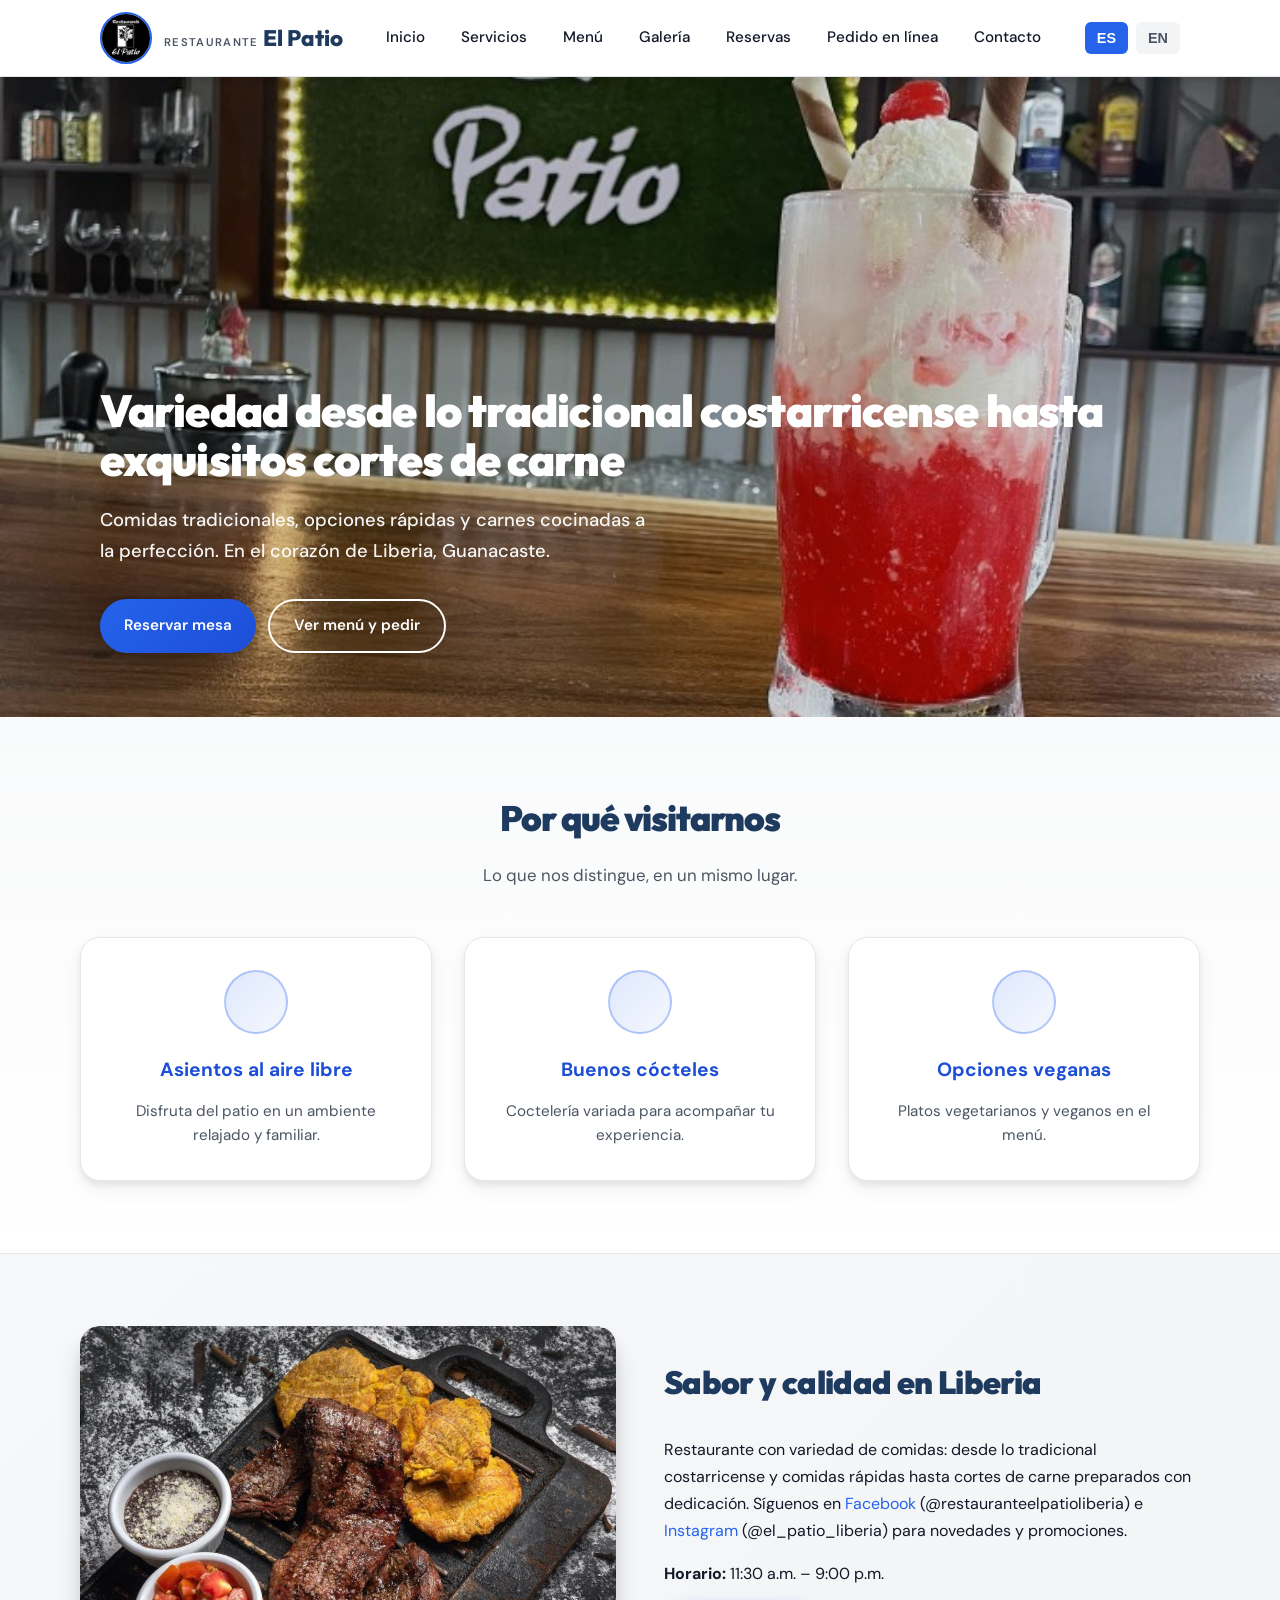
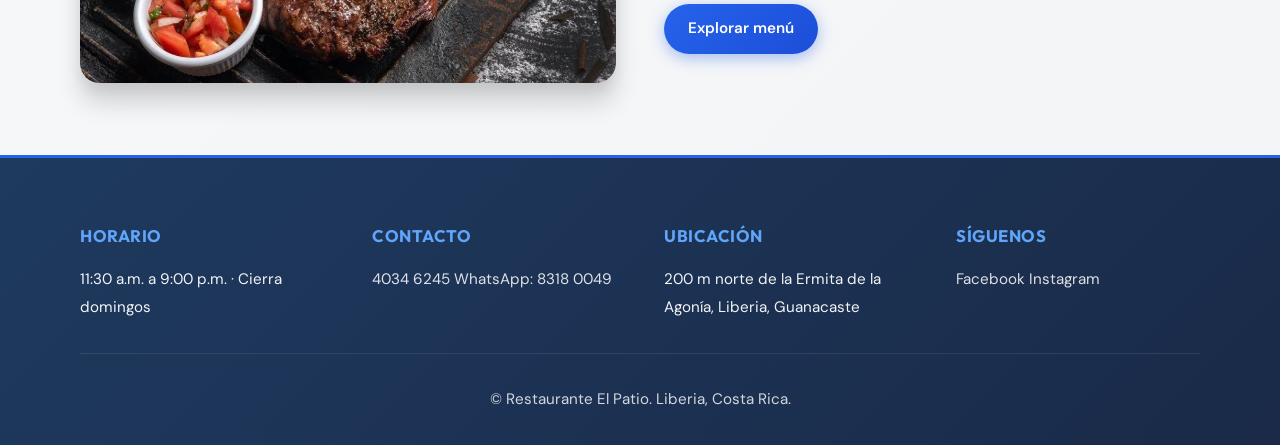
<file: index.html>
<!DOCTYPE html>
<html lang="es">
  <head>
    <meta charset="utf-8" />
    <meta name="viewport" content="width=device-width, initial-scale=1" />
    <meta name="description" content="Restaurante El Patio — Liberia, Guanacaste. Comida tradicional costarricense, comidas rápidas y cortes de carne. Reservas y pedidos en línea." />
    <meta name="keywords" content="restaurante, Liberia, Guanacaste, comida costarricense, cortes de carne, reservas, pedidos en línea, patio al aire libre" />
    <meta name="author" content="Restaurante El Patio" />
    <meta name="robots" content="index, follow" />
    <meta property="og:title" content="Restaurante El Patio | Liberia, Guanacaste" />
    <meta property="og:description" content="Comida tradicional costarricense, opciones rápidas y carnes cocinadas a la perfección. En el corazón de Liberia, Guanacaste." />
    <meta property="og:image" content="images/patio/logo1.png" />
    <meta property="og:url" content="https://www.restauranteelpatioliberia.com" />
    <meta property="og:type" content="website" />
    <meta name="twitter:card" content="summary_large_image" />
    <meta name="twitter:title" content="Restaurante El Patio | Liberia, Guanacaste" />
    <meta name="twitter:description" content="Comida tradicional costarricense, opciones rápidas y carnes cocinadas a la perfección." />
    <meta name="twitter:image" content="images/patio/logo1.png" />
    <title>Restaurante El Patio | Liberia, Guanacaste</title>
    <link rel="preconnect" href="https://fonts.googleapis.com" />
    <link rel="preconnect" href="https://fonts.gstatic.com" crossorigin />
    <link
      href="https://fonts.googleapis.com/css2?family=DM+Sans:ital,opsz,wght@0,9..40,400;0,9..40,600;0,9..40,700;1,9..40,400&family=Outfit:wght@600;700;800&display=swap"
      rel="stylesheet"
    />
    <link rel="stylesheet" href="css/styles.css" />
    <script type="application/ld+json">
    {
      "@context": "https://schema.org",
      "@type": "Restaurant",
      "name": "Restaurante El Patio",
      "description": "Comida tradicional costarricense, opciones rápidas y cortes de carne preparados con dedicación.",
      "address": {
        "@type": "PostalAddress",
        "streetAddress": "200 m norte de la Ermita de la Agonía",
        "addressLocality": "Liberia",
        "addressRegion": "Guanacaste",
        "addressCountry": "CR"
      },
      "telephone": "+50640346245",
      "url": "https://www.restauranteelpatioliberia.com",
      "servesCuisine": ["Costarricense", "Carnes", "Comida Rápida"],
      "priceRange": "$$",
      "openingHours": "Mo-Sa 11:30-21:00",
      "image": "images/patio/logo1.png"
    }
    </script>
  </head>
  <body>
    <a class="skip-link" href="#contenido-principal">Ir al contenido</a>

    <header class="site-header">
      <div class="header-inner">
        <a class="brand" href="index.html">
          <img src="images/patio/logo1.png" alt="Logotipo Restaurante El Patio" width="59" height="59" />
          <span class="brand-text">
            <small>Restaurante</small>
            <strong>El Patio</strong>
          </span>
        </a>
        <button
          class="nav-toggle"
          type="button"
          id="nav-toggle"
          aria-expanded="false"
          aria-controls="main-nav"
          aria-label="Abrir menú"
        >
          <span class="nav-toggle-bars" aria-hidden="true"><span></span><span></span><span></span></span>
        </button>
        <nav class="nav" id="main-nav" aria-label="Principal">
          <ul class="nav-list">
            <li class="nav-item-desktop"><a href="index.html" id="nav-inicio">Inicio</a></li>
            <li class="nav-item-desktop"><a href="index.html#servicios" id="nav-servicios">Servicios</a></li>
            <li><a href="menu.html" id="nav-menu">Menú</a></li>
            <li class="nav-item-desktop"><a href="galeria.html" id="nav-galeria">Galería</a></li>
            <li><a href="reservas.html" id="nav-reservas">Reservas</a></li>
            <li class="nav-item-desktop"><a href="menu.html#pedido" id="nav-pedido">Pedido en línea</a></li>
            <li><a href="contacto.html" id="nav-contacto">Contacto</a></li>
          </ul>
          <div class="lang-selector-mobile">
            <button id="lang-es-mobile" class="lang-btn active" data-lang="es">ES</button>
            <button id="lang-en-mobile" class="lang-btn" data-lang="en">EN</button>
          </div>
        </nav>
        <div class="lang-selector">
          <button id="lang-es" class="lang-btn active" data-lang="es">ES</button>
          <button id="lang-en" class="lang-btn" data-lang="en">EN</button>
        </div>
      </div>
    </header>

    <div class="quick-action-bar" aria-label="Botones rápidos para móvil">
      <a class="btn btn-primary quick-action" href="menu.html">Menú</a>
      <a class="btn btn-primary quick-action" href="reservas.html">Reservar</a>
      <a class="btn btn-primary quick-action" href="contacto.html">Contacto</a>
    </div>

    <main id="contenido-principal">
      <section class="hero" id="inicio" aria-labelledby="hero-title">
        <div class="hero-bg" role="img" aria-label="Ambiente del restaurante al aire libre"></div>
        <div class="hero-content">
          <h1 id="hero-title">Variedad desde lo tradicional costarricense hasta exquisitos cortes de carne</h1>
          <p class="lead" id="hero-lead">
            Comidas tradicionales, opciones rápidas y carnes cocinadas a la perfección. En el corazón de Liberia,
            Guanacaste.
          </p>
          <div class="hero-actions">
            <a class="btn btn-primary" href="reservas.html" id="hero-btn-reservar">Reservar mesa</a>
            <a class="btn btn-outline" href="menu.html" style="border-color: #fff; color: #fff; background: transparent" id="hero-btn-menu">
              Ver menú y pedir</a
            >
          </div>
        </div>
      </section>

      <section class="section section-alt" id="servicios" aria-labelledby="servicios-title">
        <div class="container">
          <div class="section-head">
            <h2 id="servicios-title">Por qué visitarnos</h2>
            <p id="servicios-subtitle">Lo que nos distingue, en un mismo lugar.</p>
          </div>
          <div class="features">
            <div class="feature-card">
              <div class="icon" aria-hidden="true"></div>
              <h3 id="servicios-feature1">Asientos al aire libre</h3>
              <p id="servicios-desc1">Disfruta del patio en un ambiente relajado y familiar.</p>
            </div>
            <div class="feature-card">
              <div class="icon" aria-hidden="true"></div>
              <h3 id="servicios-feature2">Buenos cócteles</h3>
              <p id="servicios-desc2">Coctelería variada para acompañar tu experiencia.</p>
            </div>
            <div class="feature-card">
              <div class="icon" aria-hidden="true"></div>
              <h3 id="servicios-feature3">Opciones veganas</h3>
              <p id="servicios-desc3">Platos vegetarianos y veganos en el menú.</p>
            </div>
          </div>
        </div>
      </section>

      <section class="section" id="nosotros">
        <div class="container split">
          <div class="split-img">
            <img src="images/food-salsa.png" alt="Entrada fresca con totopos y aguacate" loading="lazy" />
          </div>
          <div class="split-text">
            <h2 id="nosotros-title">Sabor y calidad en Liberia</h2>
            <p id="nosotros-desc">
              Restaurante con variedad de comidas: desde lo tradicional costarricense y comidas rápidas hasta cortes de
              carne preparados con dedicación. Síguenos en
              <a href="https://www.facebook.com/restauranteelpatioliberia" rel="noopener noreferrer">Facebook</a>
              (@restauranteelpatioliberia) e
              <a href="https://www.instagram.com/el_patio_liberia" rel="noopener noreferrer">Instagram</a>
              (@el_patio_liberia) para novedades y promociones.
            </p>
            <p id="nosotros-precio">
             
              <strong>Horario:</strong> 12:00 a 9:00 p.m. · cierra los domingos.
            </p>
            <a class="btn btn-primary" href="menu.html" id="nosotros-btn-menu">Explorar menú</a>
          </div>
        </div>
      </section>
    </main>

    <footer class="site-footer">
      <div class="container">
        <div class="footer-content">
          <div>
            <strong id="footer-hours-title">Horario</strong>
            <p id="footer-hours">11:30 a.m. a 9:00 p.m. · Cierra domingos</p>
          </div>
          <div>
            <strong id="footer-contact-title">Contacto</strong>
            <p>
              <a href="tel:+50640346245">4034 6245</a><br />
              <a href="https://wa.me/50683180049" rel="noopener noreferrer">WhatsApp: 8318 0049</a>
            </p>
          </div>
          <div>
            <strong id="footer-location-title">Ubicación</strong>
            <p id="footer-location">200 m norte de la Ermita de la Agonía, Liberia, Guanacaste</p>
          </div>
          <div>
            <strong id="footer-follow-title">Síguenos</strong>
            <p>
              <a href="https://www.facebook.com/restauranteelpatioliberia" rel="noopener noreferrer">Facebook</a><br />
              <a href="https://www.instagram.com/el_patio_liberia" rel="noopener noreferrer">Instagram</a>
            </p>
          </div>
        </div>
        <div class="footer-bottom">
          <p id="footer-copyright">&copy; 2026 Restaurante El Patio. Todos los derechos reservados.</p>
        </div>
      </div>
    </footer>

    <script src="js/translations.js"></script>
    <script src="js/menu-data.js"></script>
    <script src="js/app.js"></script>
  </body>
</html>
</file>
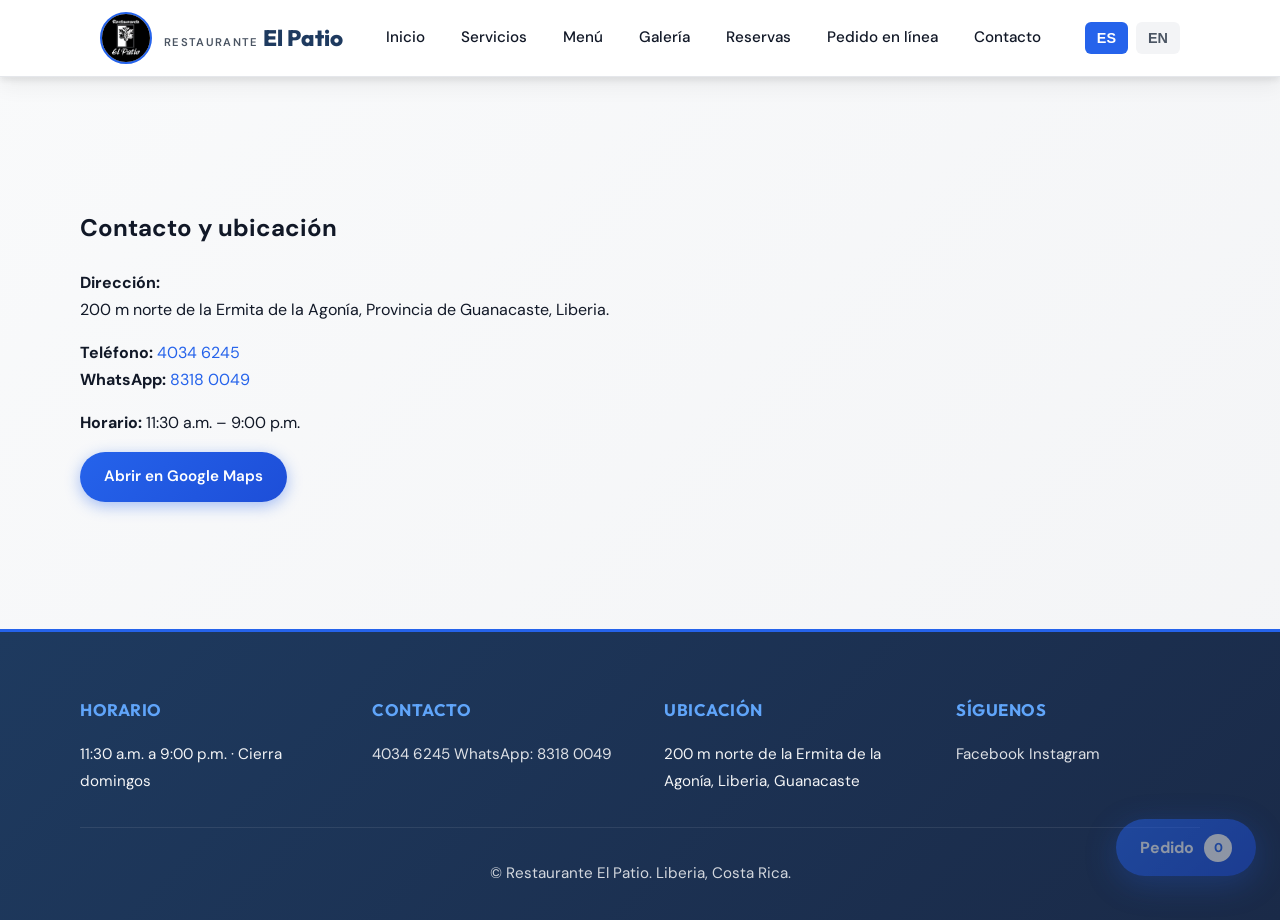
<file: contacto.html>
<!DOCTYPE html>
<html lang="es">
  <head>
    <meta charset="utf-8" />
    <meta name="viewport" content="width=device-width, initial-scale=1" />
    <meta name="description" content="Contacto y ubicación — Restaurante El Patio. Liberia, Guanacaste. Teléfono, WhatsApp, dirección." />
    <meta name="keywords" content="contacto, ubicación, teléfono, WhatsApp, dirección, Liberia, Guanacaste" />
    <meta name="robots" content="index, follow" />
    <title>Contacto — Restaurante El Patio</title>
    <link rel="preconnect" href="https://fonts.googleapis.com" />
    <link rel="preconnect" href="https://fonts.gstatic.com" crossorigin />
    <link
      href="https://fonts.googleapis.com/css2?family=DM+Sans:ital,opsz,wght@0,9..40,400;0,9..40,600;0,9..40,700;1,9..40,400&family=Outfit:wght@600;700;800&display=swap"
      rel="stylesheet"
    />
    <link rel="stylesheet" href="css/styles.css" />
  </head>
  <body>
    <a class="skip-link" href="#contenido-principal">Ir al contenido</a>

    <header class="site-header">
      <div class="header-inner">
        <a class="brand" href="index.html">
          <img src="images/patio/logo1.png" alt="Logotipo Restaurante El Patio" width="59" height="59" />
          <span class="brand-text">
            <small>Restaurante</small>
            <strong>El Patio</strong>
          </span>
        </a>
        <button
          class="nav-toggle"
          type="button"
          id="nav-toggle"
          aria-expanded="false"
          aria-controls="main-nav"
          aria-label="Abrir menú"
        >
          <span class="nav-toggle-bars" aria-hidden="true"><span></span><span></span><span></span></span>
        </button>
        <nav class="nav" id="main-nav" aria-label="Principal">
          <ul class="nav-list">
            <li class="nav-item-desktop"><a href="index.html" id="nav-inicio">Inicio</a></li>
            <li class="nav-item-desktop"><a href="index.html#servicios" id="nav-servicios">Servicios</a></li>
            <li><a href="menu.html" id="nav-menu">Menú</a></li>
            <li class="nav-item-desktop"><a href="galeria.html" id="nav-galeria">Galería</a></li>
            <li><a href="reservas.html" id="nav-reservas">Reservas</a></li>
            <li class="nav-item-desktop"><a href="menu.html#pedido" id="nav-pedido">Pedido en línea</a></li>
            <li><a href="contacto.html" id="nav-contacto">Contacto</a></li>
          </ul>
          <div class="lang-selector-mobile">
            <button id="lang-es-mobile" class="lang-btn active" data-lang="es">ES</button>
            <button id="lang-en-mobile" class="lang-btn" data-lang="en">EN</button>
          </div>
        </nav>
        <div class="lang-selector">
          <button id="lang-es" class="lang-btn active" data-lang="es">ES</button>
          <button id="lang-en" class="lang-btn" data-lang="en">EN</button>
        </div>
      </div>
    </header>

    <div class="quick-action-bar" aria-label="Botones rápidos para móvil">
      <a class="btn btn-primary quick-action" href="menu.html">Menú</a>
      <a class="btn btn-primary quick-action" href="reservas.html">Reservar</a>
      <a class="btn btn-primary quick-action" href="contacto.html">Contacto</a>
    </div>

    <main id="contenido-principal">
      <section class="section" id="contacto" aria-labelledby="contacto-title">
        <div class="container split">
          <div>
            <h1 id="contacto-title">Contacto y ubicación</h1>
            <p id="contacto-direccion">
              <strong>Dirección:</strong><br />
              200 m norte de la Ermita de la Agonía, Provincia de Guanacaste, Liberia.
            </p>
            <p id="contacto-telefono">
              <strong>Teléfono:</strong>
              <a href="tel:+50640346245">4034 6245</a><br />
              <strong>WhatsApp:</strong>
              <a href="https://wa.me/50683180049" rel="noopener noreferrer">8318 0049</a>
            </p>
            <p id="contacto-horario">
              <strong>Horario:</strong> Abierto a las 11:30 a.m · cierra a las 9:00 p.m.<br />
              Cierra los domingos.
            </p>
            <p>
              <a
                class="btn btn-primary"
                href="https://www.google.com/maps/search/?api=1&query=Restaurante+El+Patio+Liberia+Guanacaste"
                rel="noopener noreferrer"
                id="contacto-btn-mapa"
              >
                Abrir en Google Maps
              </a>
            </p>
          </div>
          <div>
            <iframe
              title="Ubicación de Restaurante El Patio en Liberia, Guanacaste"
              src="https://www.google.com/maps/embed?pb=!1m18!1m12!1m3!1d3916.7749873461523!2d-85.43925!3d10.63897!2m3!1f0!2f0!3f0!3m2!1i1024!2i768!4f13.1!3m3!1m2!1s0x8f71d07d9b8d9b8d%3A0x8f71d07d9b8d9b8d!2sRestaurante%20El%20Patio!5e0!3m2!1ses!2scr!4v1234567890"
              width="100%"
              height="400"
              style="border: 0; border-radius: var(--radius)"
              allowfullscreen=""
              loading="lazy"
              referrerpolicy="no-referrer-when-downgrade"
            ></iframe>
          </div>
        </div>
      </section>
    </main>

    <footer class="site-footer">
      <div class="container">
        <div class="footer-content">
          <div>
            <strong id="footer-hours-title">Horario</strong>
            <p id="footer-hours">11:30 a.m. a 9:00 p.m. · Cierra domingos</p>
          </div>
          <div>
            <strong id="footer-contact-title">Contacto</strong>
            <p>
              <a href="tel:+50640346245">4034 6245</a><br />
              <a href="https://wa.me/50683180049" rel="noopener noreferrer">WhatsApp: 8318 0049</a>
            </p>
          </div>
          <div>
            <strong id="footer-location-title">Ubicación</strong>
            <p id="footer-location">200 m norte de la Ermita de la Agonía, Liberia, Guanacaste</p>
          </div>
          <div>
            <strong id="footer-follow-title">Síguenos</strong>
            <p>
              <a href="https://www.facebook.com/restauranteelpatioliberia" rel="noopener noreferrer">Facebook</a><br />
              <a href="https://www.instagram.com/el_patio_liberia" rel="noopener noreferrer">Instagram</a>
            </p>
          </div>
        </div>
        <div class="footer-bottom">
          <p id="footer-copyright">&copy; 2026 Restaurante El Patio. Todos los derechos reservados.</p>
        </div>
      </div>
    </footer>

    <button type="button" class="cart-fab" id="cart-fab" aria-label="Abrir carrito de pedido">
      Pedido <span class="count" id="cart-count">0</span>
    </button>

    <div class="modal-backdrop" id="cart-modal" role="dialog" aria-modal="true" aria-hidden="true" aria-labelledby="cart-title">
      <div class="modal">
        <h2 id="cart-title">Tu pedido</h2>
        <div id="cart-lines"></div>
        <div class="cart-total"><span id="cart-total-text">Total estimado:</span> <span id="cart-total-amount">₡0</span></div>
        <div class="modal-actions">
          <button type="button" class="btn btn-primary" id="whatsapp-order">Enviar pedido por WhatsApp</button>
          <button type="button" class="btn btn-ghost" id="cart-btn-cerrar">Cerrar</button>
        </div>
      </div>
    </div>

    <script src="js/translations.js"></script>
    <script src="js/menu-data.js"></script>
    <script src="js/app.js"></script>
  </body>
</html>
</file>
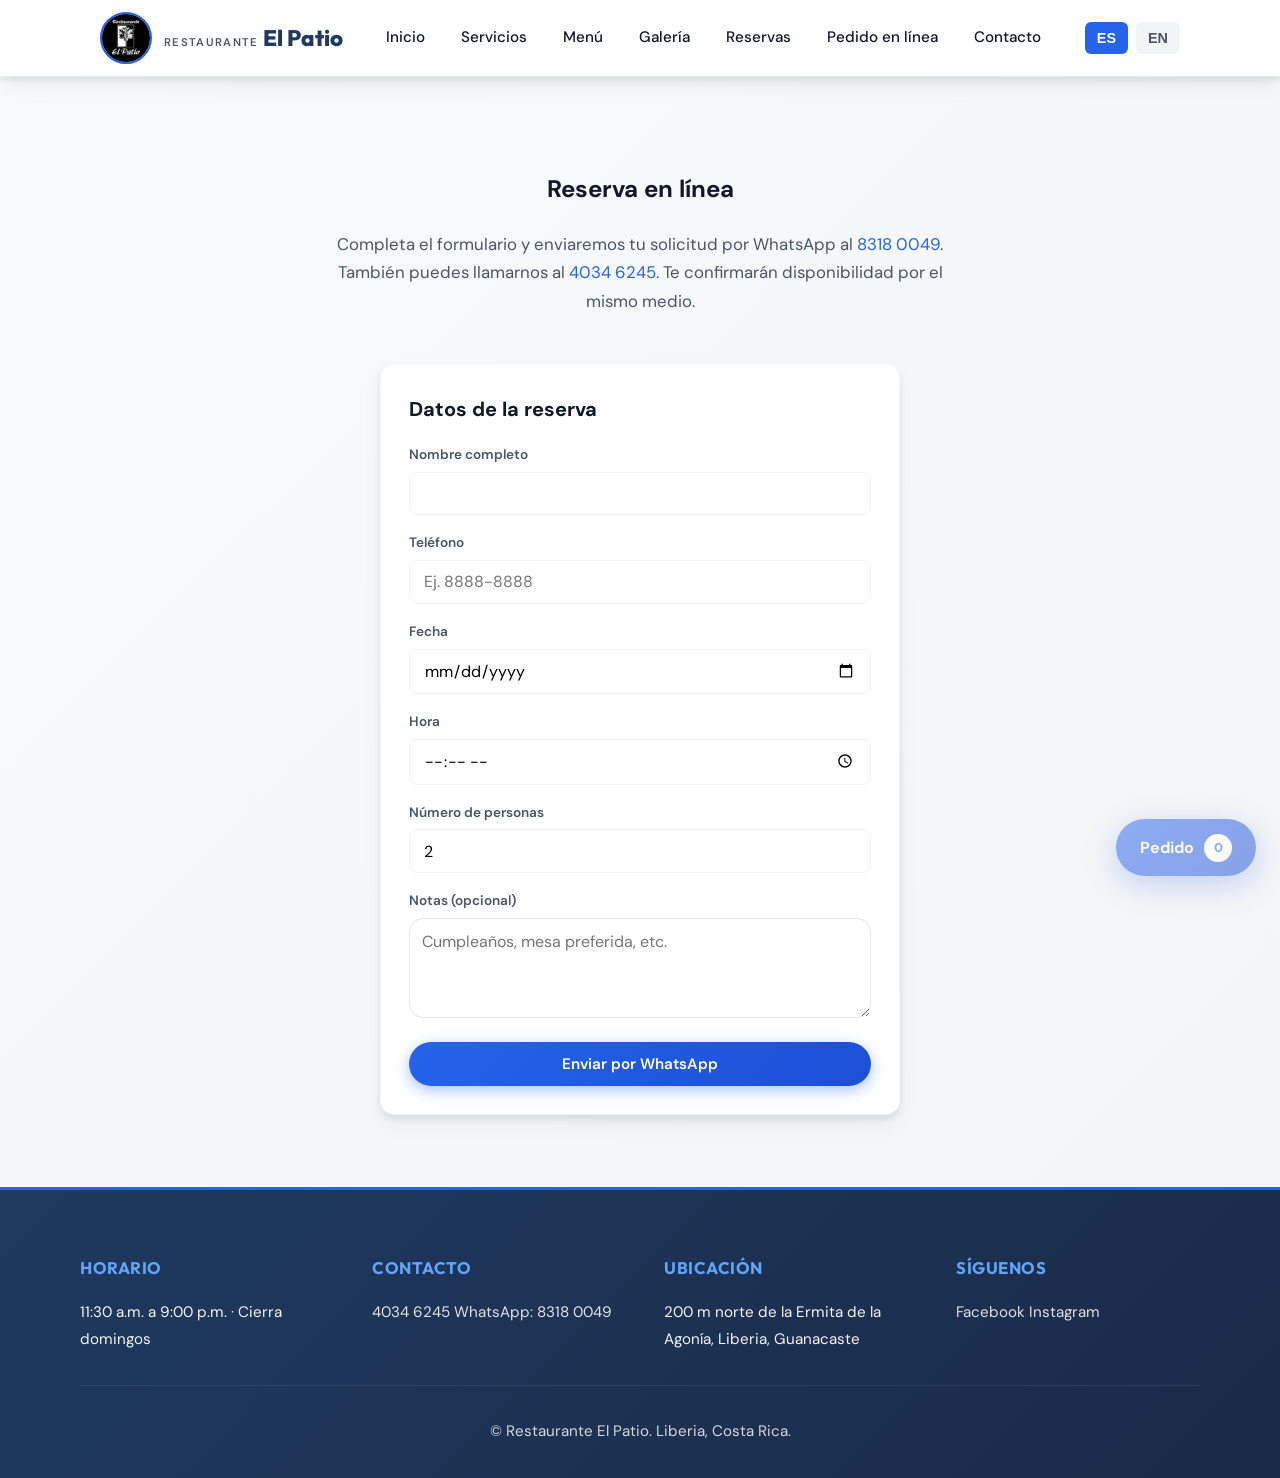
<file: reservas.html>
<!DOCTYPE html>
<html lang="es">
  <head>
    <meta charset="utf-8" />
    <meta name="viewport" content="width=device-width, initial-scale=1" />
    <meta name="description" content="Reserva en línea — Restaurante El Patio. Reserva tu mesa en Liberia, Guanacaste." />
    <meta name="keywords" content="reserva, restaurante, Liberia, mesa, reservación" />
    <meta name="robots" content="index, follow" />
    <title>Reservas — Restaurante El Patio</title>
    <link rel="preconnect" href="https://fonts.googleapis.com" />
    <link rel="preconnect" href="https://fonts.gstatic.com" crossorigin />
    <link
      href="https://fonts.googleapis.com/css2?family=DM+Sans:ital,opsz,wght@0,9..40,400;0,9..40,600;0,9..40,700;1,9..40,400&family=Outfit:wght@600;700;800&display=swap"
      rel="stylesheet"
    />
    <link rel="stylesheet" href="css/styles.css" />
  </head>
  <body>
    <a class="skip-link" href="#contenido-principal">Ir al contenido</a>

    <header class="site-header">
      <div class="header-inner">
        <a class="brand" href="index.html">
          <img src="images/patio/logo1.png" alt="Logotipo Restaurante El Patio" width="59" height="59" />
          <span class="brand-text">
            <small>Restaurante</small>
            <strong>El Patio</strong>
          </span>
        </a>
        <button
          class="nav-toggle"
          type="button"
          id="nav-toggle"
          aria-expanded="false"
          aria-controls="main-nav"
          aria-label="Abrir menú"
        >
          <span class="nav-toggle-bars" aria-hidden="true"><span></span><span></span><span></span></span>
        </button>
        <nav class="nav" id="main-nav" aria-label="Principal">
          <ul class="nav-list">
            <li class="nav-item-desktop"><a href="index.html" id="nav-inicio">Inicio</a></li>
            <li class="nav-item-desktop"><a href="index.html#servicios" id="nav-servicios">Servicios</a></li>
            <li><a href="menu.html" id="nav-menu">Menú</a></li>
            <li class="nav-item-desktop"><a href="galeria.html" id="nav-galeria">Galería</a></li>
            <li><a href="reservas.html" id="nav-reservas">Reservas</a></li>
            <li class="nav-item-desktop"><a href="menu.html#pedido" id="nav-pedido">Pedido en línea</a></li>
            <li><a href="contacto.html" id="nav-contacto">Contacto</a></li>
          </ul>
          <div class="lang-selector-mobile">
            <button id="lang-es-mobile" class="lang-btn active" data-lang="es">ES</button>
            <button id="lang-en-mobile" class="lang-btn" data-lang="en">EN</button>
          </div>
        </nav>
        <div class="lang-selector">
          <button id="lang-es" class="lang-btn active" data-lang="es">ES</button>
          <button id="lang-en" class="lang-btn" data-lang="en">EN</button>
        </div>
      </div>
    </header>

    <div class="quick-action-bar" aria-label="Botones rápidos para móvil">
      <a class="btn btn-primary quick-action" href="menu.html">Menú</a>
      <a class="btn btn-primary quick-action" href="reservas.html">Reservar</a>
      <a class="btn btn-primary quick-action" href="contacto.html">Contacto</a>
    </div>

    <main id="contenido-principal">
      <section class="section" id="reservas" aria-labelledby="reservas-title">
        <div class="container">
          <div class="section-head">
            <h1 id="reservas-title">Reserva en línea</h1>
            <p id="reservas-desc">
              Completa el formulario y enviaremos tu solicitud por WhatsApp al
              <a href="https://wa.me/50683180049" rel="noopener noreferrer">8318 0049</a>. También puedes llamarnos al
              <a href="tel:+50640346245">4034 6245</a>. Te confirmarán disponibilidad por el mismo medio.
            </p>
          </div>
          <div class="card" style="max-width: 520px; margin-inline: auto">
            <h2 id="reservas-form-title" style="font-size: 1.25rem; margin-top: 0;">Datos de la reserva</h2>
            <form id="form-reserva" novalidate>
              <label for="nombre" id="reservas-nombre">Nombre completo</label>
              <input id="nombre" name="nombre" type="text" required autocomplete="name" />

              <label for="telefono" id="reservas-telefono">Teléfono</label>
              <input id="telefono" name="telefono" type="tel" required autocomplete="tel" placeholder="Ej. 8888-8888" />

              <label for="fecha" id="reservas-fecha">Fecha</label>
              <input id="fecha" name="fecha" type="date" required />

              <label for="hora" id="reservas-hora">Hora</label>
              <input id="hora" name="hora" type="time" required />

              <label for="personas" id="reservas-personas">Número de personas</label>
              <input id="personas" name="personas" type="number" min="1" max="30" value="2" required />

              <label for="notas" id="reservas-notas">Notas (opcional)</label>
              <textarea id="notas" name="notas" placeholder="Cumpleaños, mesa preferida, etc."></textarea>

              <button class="btn btn-primary" type="submit" style="width: 100%" id="reservas-btn-enviar">Enviar por WhatsApp</button>
            </form>
          </div>
        </div>
      </section>
    </main>

    <footer class="site-footer">
      <div class="container">
        <div class="footer-content">
          <div>
            <strong id="footer-hours-title">Horario</strong>
            <p id="footer-hours">11:30 a.m. a 9:00 p.m. · Cierra domingos</p>
          </div>
          <div>
            <strong id="footer-contact-title">Contacto</strong>
            <p>
              <a href="tel:+50640346245">4034 6245</a><br />
              <a href="https://wa.me/50683180049" rel="noopener noreferrer">WhatsApp: 8318 0049</a>
            </p>
          </div>
          <div>
            <strong id="footer-location-title">Ubicación</strong>
            <p id="footer-location">200 m norte de la Ermita de la Agonía, Liberia, Guanacaste</p>
          </div>
          <div>
            <strong id="footer-follow-title">Síguenos</strong>
            <p>
              <a href="https://www.facebook.com/restauranteelpatioliberia" rel="noopener noreferrer">Facebook</a><br />
              <a href="https://www.instagram.com/el_patio_liberia" rel="noopener noreferrer">Instagram</a>
            </p>
          </div>
        </div>
        <div class="footer-bottom">
          <p id="footer-copyright">&copy; 2026 Restaurante El Patio. Todos los derechos reservados.</p>
        </div>
      </div>
    </footer>

    <button type="button" class="cart-fab" id="cart-fab" aria-label="Abrir carrito de pedido">
      Pedido <span class="count" id="cart-count">0</span>
    </button>

    <div class="modal-backdrop" id="cart-modal" role="dialog" aria-modal="true" aria-hidden="true" aria-labelledby="cart-title">
      <div class="modal">
        <h2 id="cart-title">Tu pedido</h2>
        <div id="cart-lines"></div>
        <div class="cart-total"><span id="cart-total-text">Total estimado:</span> <span id="cart-total-amount">₡0</span></div>
        <div class="modal-actions">
          <button type="button" class="btn btn-primary" id="whatsapp-order">Enviar pedido por WhatsApp</button>
          <button type="button" class="btn btn-ghost" id="cart-btn-cerrar">Cerrar</button>
        </div>
      </div>
    </div>

    <script src="js/translations.js"></script>
    <script src="js/menu-data.js"></script>
    <script src="js/app.js"></script>
  </body>
</html>
</file>
<file: css/styles.css>
:root {
  --blue: #2563eb;
  --blue-dark: #1d4ed8;
  --blue-muted: #1e3a5f;
  --white: #ffffff;
  --gray-50: #f9fafb;
  --gray-100: #f3f4f6;
  --gray-200: #e5e7eb;
  --gray-600: #4b5563;
  --gray-900: #111827;
  --radius: 14px;
  --radius-lg: 20px;
  --shadow: 0 4px 6px rgba(0, 0, 0, 0.07), 0 10px 20px rgba(0, 0, 0, 0.05);
  --shadow-md: 0 10px 15px rgba(0, 0, 0, 0.1), 0 4px 6px rgba(0, 0, 0, 0.05);
  --shadow-lg: 0 20px 25px rgba(0, 0, 0, 0.15), 0 8px 12px rgba(0, 0, 0, 0.06);
  --font-sans: "DM Sans", system-ui, sans-serif;
  --font-display: "Outfit", var(--font-sans);
  --transition: all 0.3s cubic-bezier(0.4, 0, 0.2, 1);
}

*,
*::before,
*::after {
  box-sizing: border-box;
}

html {
  scroll-behavior: smooth;
}

@keyframes fadeInUp {
  from {
    opacity: 0;
    transform: translateY(20px);
  }
  to {
    opacity: 1;
    transform: translateY(0);
  }
}

@keyframes slideInLeft {
  from {
    opacity: 0;
    transform: translateX(-20px);
  }
  to {
    opacity: 1;
    transform: translateX(0);
  }
}

@keyframes pulse-glow {
  0%, 100% {
    box-shadow: 0 0 0 0 rgba(37, 99, 235, 0.7);
  }
  50% {
    box-shadow: 0 0 0 8px rgba(37, 99, 235, 0);
  }
}

@keyframes zoomSlow {
  from {
    transform: scale(1);
  }
  to {
    transform: scale(1.05);
  }
}

body {
  margin: 0;
  font-family: var(--font-sans);
  font-size: 1rem;
  line-height: 1.7;
  color: var(--gray-900);
  background: linear-gradient(135deg, #f9fafb 0%, #f3f4f6 100%);
  min-height: 100vh;
  overflow-x: hidden;
}

img {
  max-width: 100%;
  height: auto;
  display: block;
}

a {
  color: var(--blue);
  text-decoration: none;
  transition: var(--transition);
}

a:hover {
  color: var(--blue-dark);
  text-decoration: underline;
}

.skip-link {
  position: absolute;
  left: -9999px;
  z-index: 999;
  padding: 1rem;
  background: var(--blue);
  color: var(--white);
  transition: var(--transition);
}

.skip-link:focus {
  left: 0;
}

.site-header {
  position: sticky;
  top: 0;
  z-index: 100;
  background: var(--white);
  border-bottom: 1px solid var(--gray-200);
  box-shadow: var(--shadow);
}

.header-inner {
  max-width: 1120px;
  margin: 0 auto;
  padding: 0.75rem 1.25rem;
  display: flex;
  align-items: center;
  justify-content: space-between;
  gap: 1rem;
}

.brand {
  display: flex;
  align-items: center;
  gap: 0.75rem;
  color: inherit;
  text-decoration: none;
}

.brand:hover {
  text-decoration: none;
}

.brand img {
  width: 52px;
  height: 52px;
  object-fit: contain;
  border-radius: 50%;
  border: 2px solid var(--blue);
  transition: var(--transition);
}

.brand img:hover {
  transform: scale(1.05);
}

.brand-text small {
  font-size: 0.7rem;
  letter-spacing: 0.12em;
  text-transform: uppercase;
  color: var(--gray-600);
  font-weight: 600;
}

.brand-text strong {
  font-family: var(--font-display);
  font-size: 1.4rem;
  font-weight: 800;
  color: var(--blue-muted);
}

.nav-toggle {
  display: none;
  background: var(--gray-100);
  border: none;
  padding: 0.55rem 0.7rem;
  border-radius: 8px;
  cursor: pointer;
  line-height: 0;
  transition: var(--transition);
}

.nav-toggle:hover {
  background: var(--gray-200);
}

.nav-toggle-bars {
  display: flex;
  flex-direction: column;
  justify-content: center;
  gap: 5px;
  width: 22px;
  height: 18px;
}

.nav-toggle-bars span {
  display: block;
  height: 2px;
  background: var(--gray-900);
  border-radius: 1px;
  transition: var(--transition);
}

.nav-toggle[aria-expanded="true"] .nav-toggle-bars span:nth-child(1) {
  transform: rotate(45deg) translate(8px, 8px);
}

.nav-toggle[aria-expanded="true"] .nav-toggle-bars span:nth-child(2) {
  opacity: 0;
}

.nav-toggle[aria-expanded="true"] .nav-toggle-bars span:nth-child(3) {
  transform: rotate(-45deg) translate(8px, -8px);
}

.nav-list {
  display: flex;
  align-items: center;
  gap: 0.25rem;
  list-style: none;
  margin: 0;
  padding: 0;
}

.nav-list a {
  display: block;
  padding: 0.6rem 1rem;
  border-radius: 8px;
  color: var(--gray-900);
  font-weight: 500;
  font-size: 0.95rem;
  text-decoration: none;
  transition: var(--transition);
  position: relative;
}

.nav-list a::after {
  content: '';
  position: absolute;
  bottom: 0;
  left: 0;
  width: 0;
  height: 2px;
  background: var(--blue);
  transition: var(--transition);
}

.nav-list a:hover::after,
.nav-list a[aria-current="page"]::after {
  width: 100%;
}

.nav-list a:hover,
.nav-list a[aria-current="page"] {
  background: rgba(37, 99, 235, 0.08);
  color: var(--blue-dark);
  text-decoration: none;
}

.lang-selector {
  display: flex;
  gap: 0.5rem;
}

.lang-btn {
  background: var(--gray-100);
  border: none;
  padding: 0.5rem 0.75rem;
  border-radius: 6px;
  cursor: pointer;
  font-size: 0.9rem;
  font-weight: 600;
  color: var(--gray-600);
  transition: all 0.2s;
}

.lang-btn.active {
  background: var(--blue);
  color: var(--white);
}

.lang-btn:hover {
  background: var(--blue-dark);
  color: var(--white);
}

.btn {
  display: inline-flex;
  align-items: center;
  justify-content: center;
  gap: 0.4rem;
  padding: 0.75rem 1.5rem;
  border: none;
  border-radius: 999px;
  font-family: inherit;
  font-weight: 600;
  font-size: 0.95rem;
  cursor: pointer;
  transition: var(--transition);
  box-shadow: var(--shadow);
}

.btn:hover {
  transform: translateY(-2px);
  box-shadow: var(--shadow-md);
}

.btn:active {
  transform: translateY(0);
  box-shadow: var(--shadow);
}

.btn-primary {
  background: linear-gradient(135deg, var(--blue) 0%, var(--blue-dark) 100%);
  color: var(--white);
  box-shadow: 0 4px 15px rgba(37, 99, 235, 0.4);
}

.btn-primary:hover {
  background: linear-gradient(135deg, var(--blue) 0%, var(--blue-dark) 100%);
  box-shadow: 0 8px 20px rgba(37, 99, 235, 0.5);
}

.btn-outline {
  background: var(--white);
  color: var(--blue-dark);
  border: 2px solid var(--blue);
  box-shadow: none;
}

.btn-outline:hover {
  background: rgba(37, 99, 235, 0.08);
  border-color: var(--blue-dark);
}

.btn-ghost {
  background: transparent;
  color: var(--blue-dark);
  box-shadow: none;
}

.btn-ghost:hover {
  background: rgba(37, 99, 235, 0.08);
}

.hero {
  position: relative;
  min-height: min(78vh, 640px);
  display: flex;
  align-items: flex-end;
  color: var(--white);
  overflow: hidden;
}

.hero::before {
  content: '';
  position: absolute;
  inset: 0;
  background: linear-gradient(135deg, rgba(0, 0, 0, 0.1) 0%, rgba(0, 0, 0, 0.05) 100%);
  z-index: 1;
}

.hero-bg {
  position: absolute;
  inset: 0;
  background: url("../images/hero-patio.png") center / cover no-repeat;
  animation: zoomSlow 20s ease-out infinite alternative;
}

.hero-bg::after {
  content: "";
  position: absolute;
  inset: 0;
  background: linear-gradient(
    to top,
    rgba(0, 0, 0, 0.1) 0%,
    rgba(0, 0, 0, 0.05) 45%,
    rgba(0, 0, 0, 0.02) 100%
  );
  z-index: 0;
}

.hero-content {
  position: relative;
  z-index: 2;
  max-width: 1120px;
  margin: 0 auto;
  padding: 3rem 1.25rem 4rem;
  width: 100%;
  animation: fadeInUp 0.8s ease-out;
}

.hero h1 {
  font-family: var(--font-display);
  font-size: clamp(2rem, 5vw, 2.8rem);
  font-weight: 900;
  line-height: 1.1;
  margin: 0 0 1.25rem;
  max-width: 36ch;
  letter-spacing: -0.02em;
}

.hero p.lead {
  font-size: 1.15rem;
  opacity: 0.95;
  max-width: 42ch;
  margin: 0 0 2rem;
  font-weight: 500;
}

.hero-actions {
  display: flex;
  flex-wrap: wrap;
  gap: 0.75rem;
}

.hero .btn-primary {
  box-shadow: 0 6px 24px rgba(0, 0, 0, 0.25);
}

.section {
  padding: 4.5rem 1.25rem;
  animation: fadeInUp 0.8s ease-out;
}

.section-alt {
  background: var(--white);
  border-bottom: 1px solid var(--gray-200);
}

.section:nth-of-type(even) {
  background: linear-gradient(180deg, var(--gray-50) 0%, var(--white) 100%);
}

.container {
  max-width: 1120px;
  margin: 0 auto;
}

.section-head {
  text-align: center;
  margin-bottom: 3rem;
  animation: fadeInUp 0.8s ease-out 0.1s backwards;
}

.section-head h2 {
  font-family: var(--font-display);
  font-size: clamp(1.8rem, 4vw, 2.2rem);
  font-weight: 900;
  color: var(--blue-muted);
  margin: 0 0 0.75rem;
  letter-spacing: -0.03em;
}

.section-head p {
  margin: 0;
  color: var(--gray-600);
  max-width: 52ch;
  margin-inline: auto;
  font-size: 1.05rem;
}

.features {
  display: grid;
  grid-template-columns: repeat(3, 1fr);
  gap: 2rem;
}

.feature-card {
  background: var(--white);
  border-radius: var(--radius-lg);
  padding: 2rem 1.75rem;
  text-align: center;
  border: 1px solid var(--gray-200);
  box-shadow: var(--shadow);
  transition: var(--transition);
  animation: fadeInUp 0.6s ease-out backwards;
}

.feature-card:nth-child(1) { animation-delay: 0.1s; }
.feature-card:nth-child(2) { animation-delay: 0.2s; }
.feature-card:nth-child(3) { animation-delay: 0.3s; }

.feature-card:hover {
  transform: translateY(-8px);
  box-shadow: var(--shadow-lg);
  border-color: var(--blue);
}

.feature-card .icon {
  width: 4rem;
  height: 4rem;
  margin: 0 auto 1.25rem;
  border-radius: 50%;
  background: linear-gradient(135deg, rgba(37, 99, 235, 0.15) 0%, rgba(37, 99, 235, 0.05) 100%);
  border: 2px solid rgba(37, 99, 235, 0.3);
  transition: var(--transition);
}

.feature-card:hover .icon {
  background: linear-gradient(135deg, rgba(37, 99, 235, 0.25) 0%, rgba(37, 99, 235, 0.1) 100%);
  border-color: var(--blue);
  transform: scale(1.1);
}

.feature-card h3 {
  font-size: 1.2rem;
  margin: 0 0 0.75rem;
  color: var(--blue-dark);
  font-weight: 700;
}

.feature-card p {
  margin: 0;
  font-size: 0.95rem;
  color: var(--gray-600);
  line-height: 1.6;
}

.split {
  display: grid;
  grid-template-columns: 1fr 1fr;
  gap: 3rem;
  align-items: center;
  animation: fadeInUp 0.8s ease-out;
}

.split-img {
  border-radius: var(--radius-lg);
  overflow: hidden;
  box-shadow: var(--shadow-lg);
  border: none;
  transition: var(--transition);
  animation: slideInLeft 0.8s ease-out;
}

.split-img:hover {
  transform: scale(1.02);
  box-shadow: var(--shadow-lg);
}

.split-img img {
  width: 100%;
  height: auto;
  display: block;
}

.split-text {
  animation: fadeInUp 0.8s ease-out 0.2s backwards;
}

.split-text h2 {
  font-family: var(--font-display);
  color: var(--blue-muted);
  margin-top: 0;
  font-size: clamp(1.5rem, 3vw, 2rem);
  font-weight: 900;
  letter-spacing: -0.02em;
}

.menu-filters {
  display: flex;
  flex-wrap: wrap;
  gap: 0.75rem;
  justify-content: center;
  margin-bottom: 2.5rem;
}

.filter-btn {
  padding: 0.6rem 1.25rem;
  border-radius: 999px;
  border: 2px solid var(--gray-200);
  background: var(--white);
  font-family: inherit;
  font-size: 0.85rem;
  font-weight: 600;
  color: var(--gray-600);
  cursor: pointer;
  transition: var(--transition);
}

.filter-btn:hover {
  border-color: var(--blue);
  color: var(--blue);
  background: rgba(37, 99, 235, 0.08);
}

.filter-btn.is-active {
  border-color: var(--blue);
  color: var(--white);
  background: linear-gradient(135deg, var(--blue) 0%, var(--blue-dark) 100%);
  box-shadow: 0 4px 12px rgba(37, 99, 235, 0.3);
}

.menu-category {
  margin-bottom: 2.5rem;
}

.menu-category h3 {
  font-family: var(--font-display);
  font-size: 1.35rem;
  color: var(--blue);
  margin: 0 0 0.35rem;
  letter-spacing: 0.08em;
  text-transform: uppercase;
}

.menu-note {
  font-size: 0.9rem;
  color: var(--gray-600);
  font-style: italic;
  margin: 0 0 1rem;
}

.menu-item {
  display: grid;
  grid-template-columns: 1fr auto;
  gap: 0.5rem 1rem;
  padding: 1.25rem;
  border-bottom: 1px solid var(--gray-100);
  border-radius: var(--radius);
  align-items: start;
  transition: var(--transition);
}

.menu-item:hover {
  background: rgba(37, 99, 235, 0.04);
  border-color: var(--blue);
}

.menu-item:last-child {
  border-bottom: 1px solid var(--gray-100);
}

.menu-item-top {
  display: flex;
  align-items: baseline;
  gap: 0.5rem;
  flex-wrap: wrap;
}

.tag-icon {
  font-size: 0.85rem;
  opacity: 0.85;
}

.menu-item h4 {
  margin: 0;
  font-size: 1.1rem;
  color: var(--blue-dark);
  font-weight: 700;
}

.menu-item .price {
  font-weight: 800;
  color: var(--blue);
  white-space: nowrap;
  font-size: 1.15rem;
}

.menu-item .desc {
  grid-column: 1 / -1;
  margin: 0.5rem 0 0 0;
  font-size: 0.9rem;
  color: var(--gray-600);
  line-height: 1.5;
}

.menu-actions {
  grid-column: 1 / -1;
  margin-top: 0.75rem;
}

.menu-actions .btn {
  font-size: 0.85rem;
  padding: 0.5rem 1rem;
}

.option-row {
  display: flex;
  align-items: center;
  gap: 0.75rem;
  margin-top: 0.5rem;
  font-size: 0.85rem;
  flex-wrap: wrap;
}

.option-row label {
  display: flex;
  align-items: center;
  gap: 0.35rem;
  cursor: pointer;
  color: var(--gray-600);
  transition: var(--transition);
}

.option-row label:hover {
  color: var(--blue-dark);
}

.option-row input[type="checkbox"],
.option-row input[type="radio"] {
  cursor: pointer;
  accent-color: var(--blue);
}

.forms-grid {
  display: grid;
  grid-template-columns: 1fr 1fr;
  gap: 2rem;
}

.card {
  background: var(--white);
  border-radius: var(--radius);
  padding: 1.75rem;
  border: 1px solid var(--gray-100);
  box-shadow: var(--shadow);
}

.card h3 {
  font-family: var(--font-display);
  color: var(--blue-muted);
  margin-top: 0;
}

label {
  display: block;
  font-size: 0.85rem;
  font-weight: 600;
  color: var(--gray-600);
  margin-bottom: 0.35rem;
}

input,
select,
textarea {
  width: 100%;
  padding: 0.65rem 0.85rem;
  border: 1px solid var(--gray-100);
  border-radius: 8px;
  font-family: inherit;
  font-size: 1rem;
  margin-bottom: 1rem;
}

input:focus,
select:focus,
textarea:focus {
  outline: 2px solid var(--blue);
  outline-offset: 0;
  border-color: var(--blue);
}

textarea {
  min-height: 100px;
  resize: vertical;
  border: 1px solid var(--gray-200);
  border-radius: var(--radius);
  padding: 0.75rem;
  transition: var(--transition);
}

.site-footer {
  background: linear-gradient(135deg, #1e3a5f 0%, #1a2a48 100%);
  color: var(--white);
  padding: 4rem 1.25rem 2rem;
  border-top: 3px solid #2563eb;
  margin-top: auto;
}

.site-footer a {
  color: rgba(255, 255, 255, 0.9);
  transition: var(--transition);
  text-decoration: none;
}

.site-footer a:hover {
  color: #60a5fa;
  text-decoration: underline;
}

.site-footer .container {
  max-width: 1120px;
  margin: 0 auto;
}

.site-footer .footer-content {
  display: grid;
  grid-template-columns: repeat(auto-fit, minmax(200px, 1fr));
  gap: 3rem;
  margin-bottom: 2rem;
}

.site-footer .footer-content > div {
  display: flex;
  flex-direction: column;
}

.site-footer strong {
  font-family: var(--font-display);
  font-size: 1.05rem;
  margin: 0 0 1rem;
  font-weight: 700;
  color: #60a5fa;
  text-transform: uppercase;
  letter-spacing: 0.5px;
}

.site-footer p {
  font-size: 0.95rem;
  opacity: 0.95;
  line-height: 1.8;
  margin: 0 0 0.5rem;
}

.site-footer p:last-child {
  margin-bottom: 0;
}

.site-footer br {
  content: '';
}

.footer-bottom {
  max-width: 1120px;
  margin: 0 auto;
  padding-top: 2rem;
  border-top: 1px solid rgba(255, 255, 255, 0.1);
  font-size: 0.9rem;
  opacity: 0.85;
  text-align: center;
}

.social-links {
  display: flex;
  gap: 0.75rem;
  flex-wrap: wrap;
}

.social-links a {
  display: inline-flex;
  align-items: center;
  gap: 0.35rem;
  padding: 0.5rem 1rem;
  background: rgba(96, 165, 250, 0.15);
  border-radius: 6px;
  text-decoration: none;
  transition: var(--transition);
  border: 1px solid rgba(96, 165, 250, 0.3);
}

.social-links a:hover {
  background: rgba(96, 165, 250, 0.25);
  transform: translateY(-2px);
  border-color: rgba(96, 165, 250, 0.6);
  text-decoration: none;
}

/* Cart FAB */
.cart-fab {
  position: fixed;
  bottom: 1.5rem;
  right: 1.5rem;
  z-index: 200;
  display: flex;
  align-items: center;
  gap: 0.6rem;
  padding: 0.9rem 1.5rem;
  background: linear-gradient(135deg, var(--blue) 0%, var(--blue-dark) 100%);
  color: var(--white);
  border: none;
  border-radius: 999px;
  font-family: inherit;
  font-weight: 700;
  font-size: 1rem;
  cursor: pointer;
  box-shadow: 0 8px 32px rgba(37, 99, 235, 0.5);
  transition: var(--transition);
  animation: slideInLeft 0.5s ease-out;
}

.cart-fab:hover {
  transform: translateY(-2px);
  box-shadow: 0 12px 40px rgba(37, 99, 235, 0.6);
}

.cart-fab:active {
  transform translateY(0);
}

.cart-fab .count {
  background: var(--white);
  color: var(--blue);
  min-width: 1.75rem;
  height: 1.75rem;
  border-radius: 999px;
  display: inline-flex;
  align-items: center;
  justify-content: center;
  font-size: 0.8rem;
  font-weight: 800;
}

.cart-fab:disabled {
  opacity: 0.5;
  cursor: not-allowed;
  animation: none;
}

/* Modal */
.modal-backdrop {
  position: fixed;
  inset: 0;
  background: rgba(15, 23, 42, 0.55);
  backdrop-filter: blur(4px);
  z-index: 300;
  display: flex;
  align-items: flex-end;
  justify-content: center;
  padding: 1rem;
  opacity: 0;
  pointer-events: none;
  transition: opacity 0.3s ease;
}

.modal-backdrop.is-open {
  opacity: 1;
  pointer-events: auto;
}

.modal {
  background: var(--white);
  border-radius: var(--radius) var(--radius) 0 0;
  max-width: 480px;
  width: 100%;
  max-height: 85vh;
  overflow: auto;
  padding: 1.5rem;
  box-shadow: var(--shadow);
}

@media (min-width: 520px) {
  .modal {
    border-radius: var(--radius);
    align-self: center;
  }
}

.modal h2 {
  font-family: var(--font-display);
  margin: 0 0 1rem;
  color: var(--blue-muted);
}

.cart-line {
  display: flex;
  justify-content: space-between;
  gap: 1rem;
  padding: 0.75rem 0;
  border-bottom: 1px solid var(--gray-100);
  font-size: 0.95rem;
}

.cart-line strong {
  display: block;
  color: var(--gray-900);
}

.cart-controls {
  display: flex;
  align-items: center;
  gap: 0.5rem;
}

.cart-controls button {
  width: 2rem;
  height: 2rem;
  border-radius: 8px;
  border: 1px solid var(--gray-100);
  background: var(--gray-50);
  cursor: pointer;
  font-size: 1.1rem;
  line-height: 1;
}

.cart-total {
  display: flex;
  justify-content: space-between;
  font-size: 1.15rem;
  font-weight: 800;
  margin: 1rem 0;
  color: var(--blue-dark);
}

.modal-actions {
  display: flex;
  flex-direction: column;
  gap: 0.5rem;
}

.modal-actions .btn {
  width: 100%;
}

/* Galería */
.gallery-grid {
  display: grid;
  grid-template-columns: repeat(auto-fill, minmax(min(100%, 220px), 1fr));
  gap: 1.25rem;
}

.gallery-item {
  position: relative;
  display: block;
  padding: 0;
  margin: 0;
  border: none;
  border-radius: var(--radius-lg);
  overflow: hidden;
  cursor: zoom-in;
  background: var(--gray-100);
  box-shadow: var(--shadow);
  aspect-ratio: 4 / 3;
  transition: var(--transition);
  group: default;
}

.gallery-item:hover {
  transform: scale(1.05) translateY(-4px);
  box-shadow: var(--shadow-lg);
}

.gallery-item:focus-visible {
  outline: 3px solid var(--blue);
  outline-offset: 3px;
}

.gallery-item img {
  width: 100%;
  height: 100%;
  object-fit: cover;
  transition: var(--transition);
}

.gallery-item:hover img {
  filter: brightness(1.1) saturate(1.1);
}

.lightbox-backdrop {
  position: fixed;
  inset: 0;
  z-index: 400;
  background: rgba(15, 23, 42, 0.92);
  backdrop-filter: blur(4px);
  display: flex;
  align-items: center;
  justify-content: center;
  padding: 1rem;
  opacity: 0;
  pointer-events: none;
  transition: opacity 0.3s ease;
}

.lightbox-backdrop.is-open {
  opacity: 1;
  pointer-events: auto;
}

.lightbox-backdrop[hidden] {
  display: none;
}

.lightbox-backdrop:not([hidden]).is-open {
  display: flex;
}

.lightbox-img {
  max-width: min(96vw, 1100px);
  max-height: 88vh;
  width: auto;
  height: auto;
  object-fit: contain;
  border-radius: 8px;
  box-shadow: 0 20px 60px rgba(0, 0, 0, 0.45);
}

.lightbox-close {
  position: absolute;
  top: 1rem;
  right: 1rem;
  padding: 0.5rem 1rem;
  border: none;
  border-radius: 999px;
  background: rgba(255, 255, 255, 0.15);
  color: var(--white);
  font-family: inherit;
  font-size: 0.9rem;
  font-weight: 600;
  line-height: 1;
  cursor: pointer;
  display: flex;
  align-items: center;
  justify-content: center;
}

.lightbox-close:hover {
  background: rgba(255, 255, 255, 0.28);
}

@media (max-width: 900px) {
  .features {
    grid-template-columns: 1fr;
  }

  .split,
  .forms-grid,
  .site-footer .footer-content {
    grid-template-columns: 1fr;
  }

  .nav-toggle {
    display: block;
  }

  .nav {
    position: absolute;
    top: 100%;
    left: 0;
    right: 0;
    background: var(--white);
    border-bottom: 1px solid var(--gray-100);
    padding: 0.5rem 1rem 1rem;
    display: none;
  }

  .nav.is-open {
    display: block;
  }

  .nav-list {
    flex-direction: column;
    align-items: stretch;
  }

  .nav-item-desktop {
    display: none;
  }

  .btn {
    padding: 1rem 2rem;
    font-size: 1rem;
  }

  .lang-selector-mobile {
    display: flex;
    gap: 0.5rem;
    justify-content: center;
    margin-top: 1rem;
  }

  .lang-selector {
    display: none;
  }

  .quick-action-bar {
    display: flex;
    position: fixed;
    bottom: 0;
    left: 0;
    right: 0;
    gap: 5px;
    padding: 0.45rem;
    background: rgba(255, 255, 255, 0.98);
    border-top: 1px solid var(--gray-200);
    z-index: 120;
    box-shadow: 0 -2px 8px rgba(0, 0, 0, 0.1);
    min-height: 56px;
  }

  .quick-action {
    flex: 1 1 0;
    min-width: 0;
    font-size: 0.95rem;
    font-weight: 700;
    padding: 0.8rem 0.75rem;
    text-align: center;
  }

  main {
    padding-bottom: 5.2rem;
  }
}

@media (min-width: 901px) {
  .quick-action-bar {
    display: none;
  }
  .lang-selector-mobile {
    display: none;
  }

  .lang-selector {
    display: flex;
  }
}
</file>
